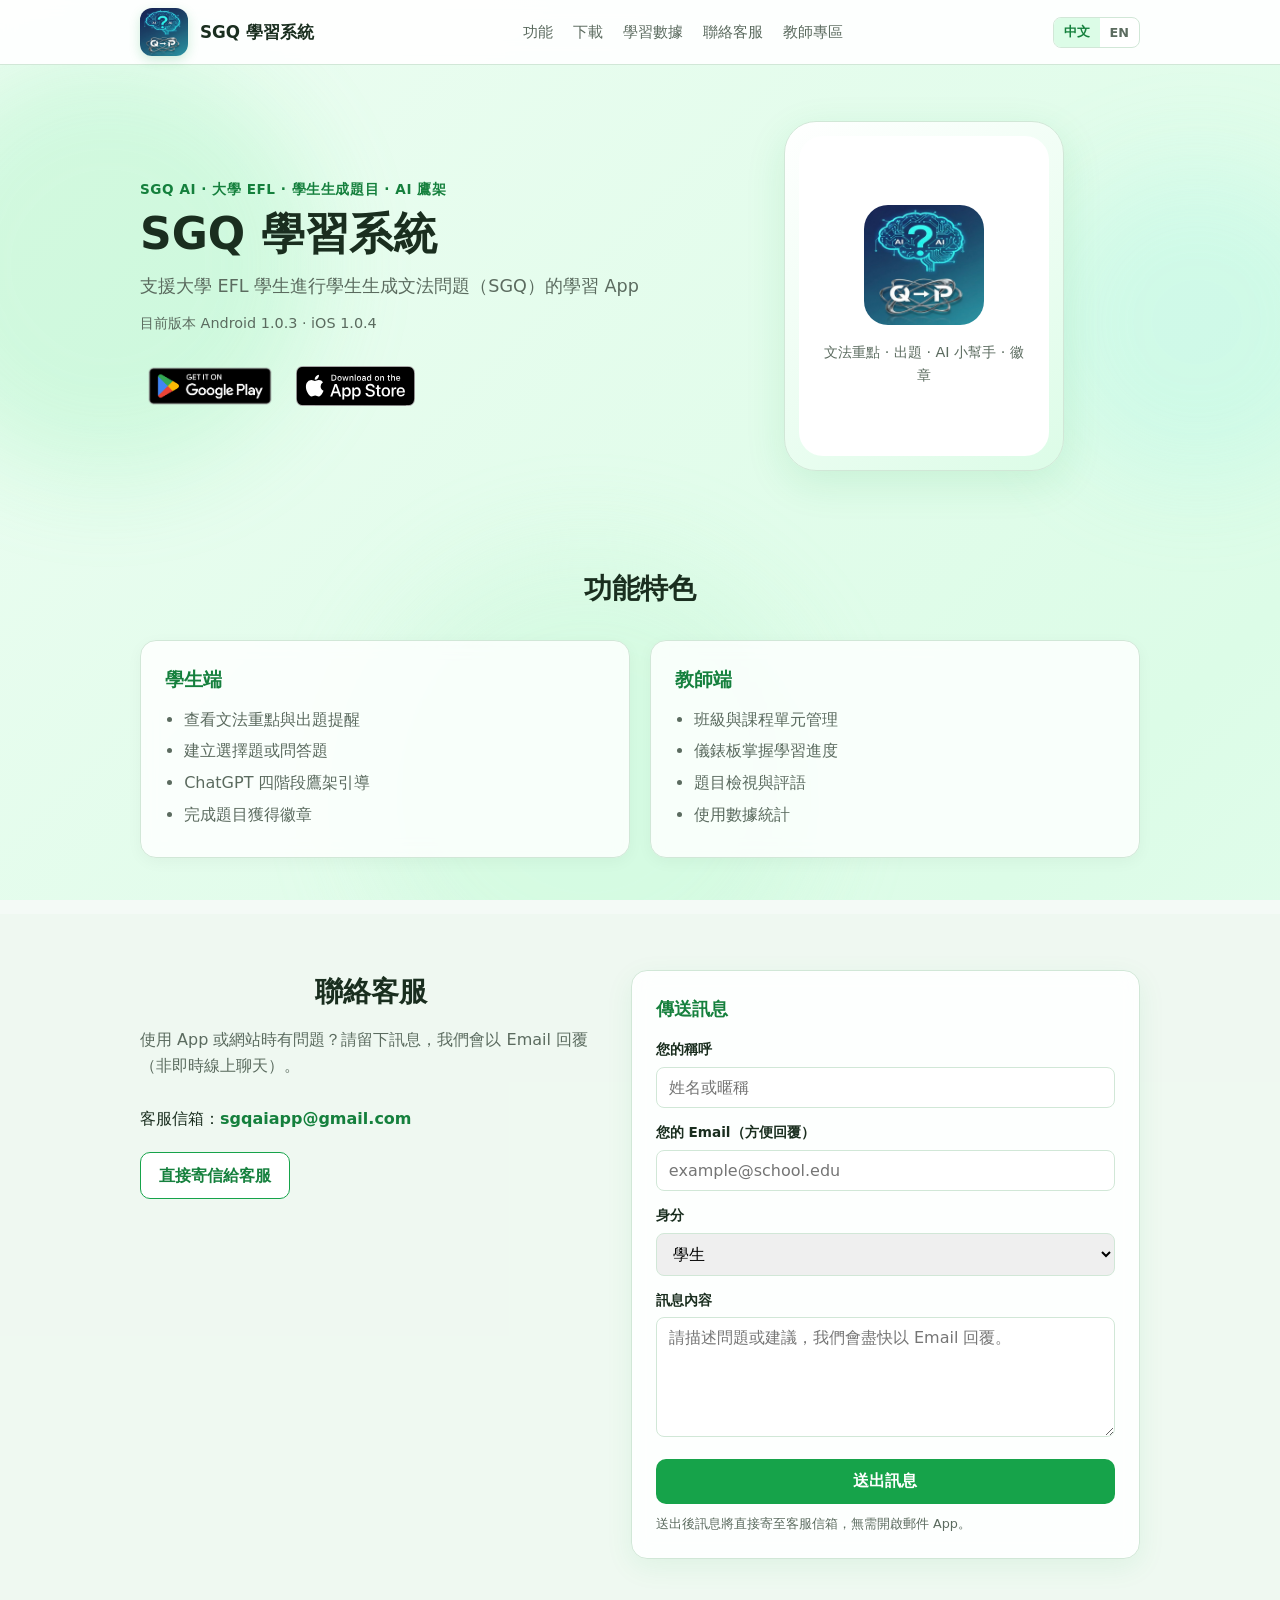
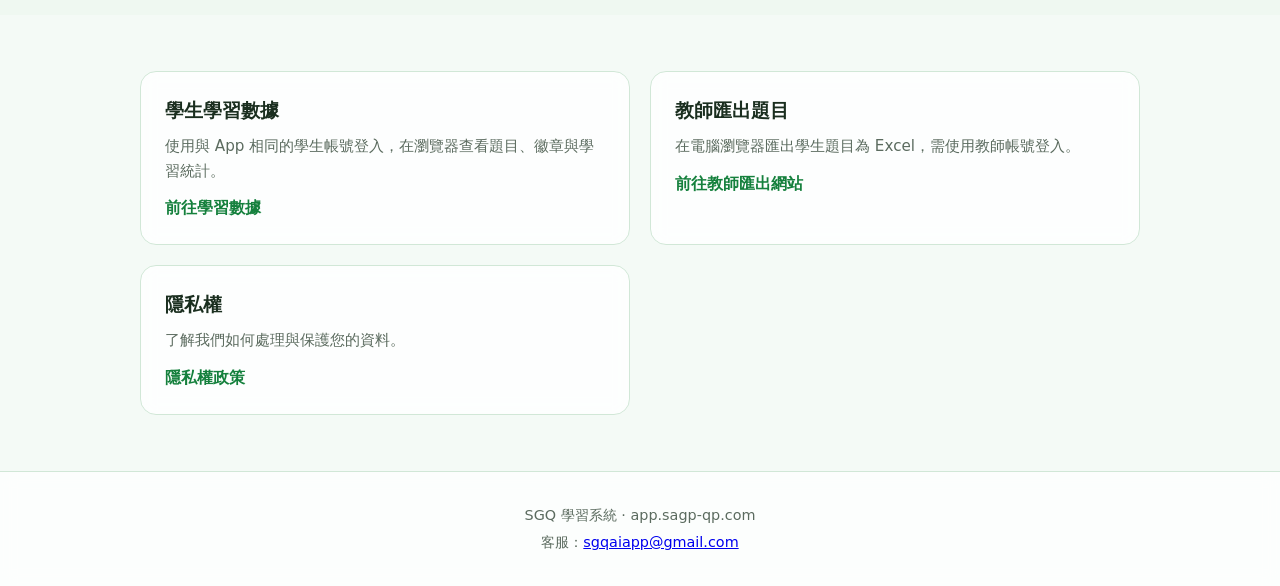
<file: web/app-landing/index.html>
<!DOCTYPE html>
<html lang="zh-Hant">
  <head>
    <meta charset="UTF-8" />
    <meta name="viewport" content="width=device-width, initial-scale=1" />
    <meta
      name="description"
      content="SGQ AI（SGQ 學習系統）— 支援大學 EFL 學生進行文法出題與 AI 鷹架式學習的教育 App。提供 Google Play、App Store 下載與教師匯出連結。"
    />
    <meta
      name="keywords"
      content="SGQ AI, SGQ, 學習系統, EFL, 文法出題, 教育 App, 大學英語"
    />
    <meta name="robots" content="index, follow" />
    <link rel="canonical" href="https://app.sagp-qp.com/" />
    <link rel="sitemap" type="application/xml" href="/sitemap.xml" />
    <title>SGQ AI | SGQ 學習系統 — 大學 EFL 文法出題 App</title>
    <meta property="og:type" content="website" />
    <meta property="og:url" content="https://app.sagp-qp.com/" />
    <meta property="og:title" content="SGQ AI | SGQ 學習系統" />
    <meta
      property="og:description"
      content="SGQ AI 官方介紹：學生文法出題、AI 鷹架學習、教師班級管理。下載 Android / iOS App。"
    />
    <meta property="og:image" content="https://app.sagp-qp.com/assets/sgq-logo.png" />
    <meta property="og:locale" content="zh_TW" />
    <link rel="icon" href="assets/sgq-logo.png" type="image/png" />
    <link rel="stylesheet" href="styles.css?v=20260602" />
    <script src="config.js?v=20260602"></script>
    <script src="i18n.js?v=20260602"></script>
  </head>
  <body data-page="index">
    <div class="page-bg" aria-hidden="true">
      <div class="page-bg-gradient"></div>
      <span class="page-bg-blob page-bg-blob-1"></span>
      <span class="page-bg-blob page-bg-blob-2"></span>
      <span class="page-bg-blob page-bg-blob-3"></span>
    </div>

    <header class="site-header">
      <div class="container header-inner">
        <a class="brand" href="#top">
          <img
            class="brand-logo"
            src="assets/sgq-logo.png"
            width="48"
            height="48"
            alt="SGQ"
          />
          <span id="header-app-name">SGQ 學習系統</span>
        </a>
        <nav class="header-nav">
          <a href="#features" data-i18n="nav.features">功能</a>
          <a href="#download" data-i18n="nav.download">下載</a>
          <a href="student.html" data-i18n="nav.student">學習數據</a>
          <a href="#support" data-i18n="nav.support">聯絡客服</a>
          <a href="#links" class="nav-teachers" data-i18n="nav.teachers">教師專區</a>
        </nav>
        <div class="header-lang" data-lang-switch></div>
      </div>
    </header>

    <main id="top">
      <section id="download" class="hero">
        <div class="container hero-grid">
          <div class="hero-copy">
            <p class="eyebrow" data-i18n="hero.eyebrow">SGQ AI · 大學 EFL · 學生生成題目 · AI 鷹架</p>
            <h1 id="hero-title">SGQ 學習系統</h1>
            <p id="hero-tagline" class="lead">
              支援大學 EFL 學生進行學生生成文法問題（SGQ）活動的教育應用程式。
            </p>
            <p class="version" id="version-label"></p>
            <div class="store-row" id="hero-stores"></div>
          </div>
          <div class="hero-visual">
            <div class="phone-frame">
              <div class="phone-screen">
                <img src="assets/sgq-logo.png" alt="" width="120" height="120" />
                <p data-i18n="hero.phoneHint">文法重點 · 出題 · AI 小幫手 · 徽章</p>
              </div>
            </div>
          </div>
        </div>
      </section>

      <section id="features" class="section">
        <div class="container">
          <h2 data-i18n="features.title">功能特色</h2>
          <div class="feature-grid">
            <article class="feature-card">
              <h3 data-i18n="features.student.title">學生端</h3>
              <ul>
                <li data-i18n="features.student.1">查看文法重點與出題提醒</li>
                <li data-i18n="features.student.2">建立選擇題或問答題</li>
                <li data-i18n="features.student.3">ChatGPT 四階段鷹架引導</li>
                <li data-i18n="features.student.4">完成題目獲得徽章</li>
              </ul>
            </article>
            <article class="feature-card">
              <h3 data-i18n="features.teacher.title">教師端</h3>
              <ul>
                <li data-i18n="features.teacher.1">班級與課程單元管理</li>
                <li data-i18n="features.teacher.2">儀錶板掌握學習進度</li>
                <li data-i18n="features.teacher.3">題目檢視與評語</li>
                <li data-i18n="features.teacher.4">使用數據統計</li>
              </ul>
            </article>
          </div>
        </div>
      </section>

      <section id="support" class="section section-alt">
        <div class="container support-layout">
          <div class="support-intro">
            <h2 data-i18n="support.title">聯絡客服</h2>
            <p class="section-desc support-desc" data-i18n="support.desc">
              使用 App 或網站時有問題？請留下訊息，我們會以 Email 回覆（非即時線上聊天）。
            </p>
            <p class="support-email-line">
              <span data-i18n="support.emailPrefix">客服信箱：</span><a id="support-email-link" class="text-link" href="#">sgqaiapp@gmail.com</a>
            </p>
            <a id="support-mailto-btn" class="btn-outline" href="#" data-i18n="support.mailtoBtn">直接寄信給客服</a>
          </div>
          <div class="support-panel">
            <h3 class="support-panel-title" data-i18n="support.panelTitle">傳送訊息</h3>
            <form id="support-form" class="support-form" novalidate>
              <label for="support-name" data-i18n="support.nameLabel">您的稱呼</label>
              <input id="support-name" type="text" required maxlength="80" data-i18n-placeholder="support.namePlaceholder" placeholder="姓名或暱稱" />
              <label for="support-user-email" data-i18n="support.emailLabel">您的 Email（方便回覆）</label>
              <input id="support-user-email" type="email" required maxlength="120" placeholder="example@school.edu" />
              <label for="support-role" data-i18n="support.roleLabel">身分</label>
              <select id="support-role" required>
                <option value="學生" data-i18n-option="support.role.student">學生</option>
                <option value="教師" data-i18n-option="support.role.teacher">教師</option>
                <option value="其他" data-i18n-option="support.role.other">其他</option>
              </select>
              <label for="support-message" data-i18n="support.messageLabel">訊息內容</label>
              <textarea
                id="support-message"
                required
                maxlength="2000"
                rows="5"
                data-i18n-placeholder="support.messagePlaceholder"
                placeholder="請描述問題或建議，我們會盡快以 Email 回覆。"
              ></textarea>
              <button type="submit" class="btn-primary" data-i18n="support.submit">送出訊息</button>
              <p class="form-hint" data-i18n="support.hint">送出後訊息將直接寄至客服信箱，無需開啟郵件 App。</p>
            </form>
          </div>
        </div>
      </section>

      <section id="links" class="section">
        <div class="container links-grid">
          <article class="link-card">
            <h3 data-i18n="links.student.title">學生學習數據</h3>
            <p data-i18n="links.student.desc">使用與 App 相同的學生帳號登入，在瀏覽器查看題目、徽章與學習統計。</p>
            <a class="text-link" href="student.html" data-i18n="links.student.cta">前往學習數據</a>
          </article>
          <article class="link-card">
            <h3 data-i18n="links.export.title">教師匯出題目</h3>
            <p id="export-card-desc" data-i18n="links.export.desc">在電腦瀏覽器匯出學生題目為 Excel，需使用教師帳號登入。</p>
            <a id="teacher-export-link" class="text-link" href="#" data-i18n="links.export.cta">前往教師匯出網站</a>
          </article>
          <article class="link-card" id="privacy-card">
            <h3 data-i18n="links.privacy.title">隱私權</h3>
            <p data-i18n="links.privacy.desc">了解我們如何處理與保護您的資料。</p>
            <a id="privacy-link" class="text-link" href="#" data-i18n="links.privacy.cta">隱私權政策</a>
          </article>
        </div>
      </section>
    </main>

    <footer class="site-footer">
      <div class="container footer-inner">
        <p><span id="footer-app-name">SGQ 學習系統</span> · <span id="footer-domain">app.sagp-qp.com</span></p>
        <p class="footer-meta" id="footer-support"></p>
      </div>
    </footer>

    <script src="app.js?v=20260602"></script>
  </body>
</html>
</file>
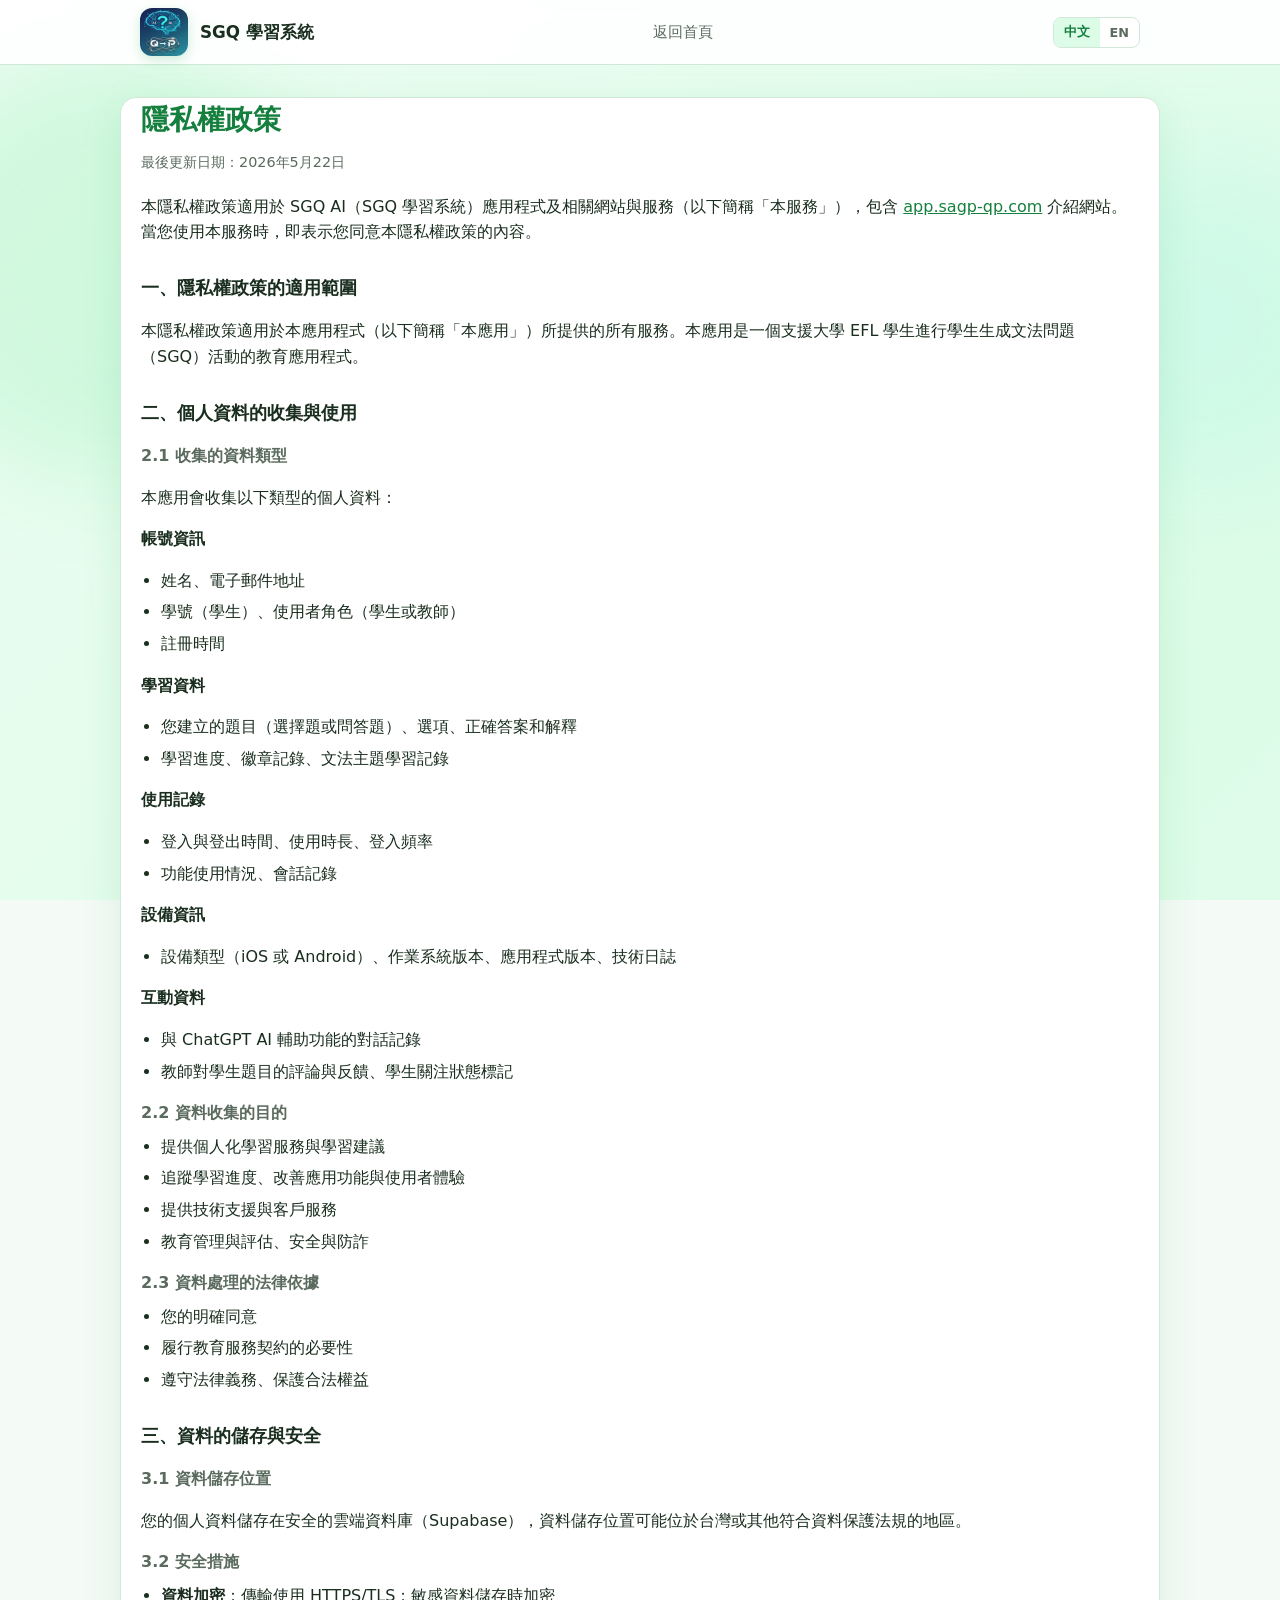
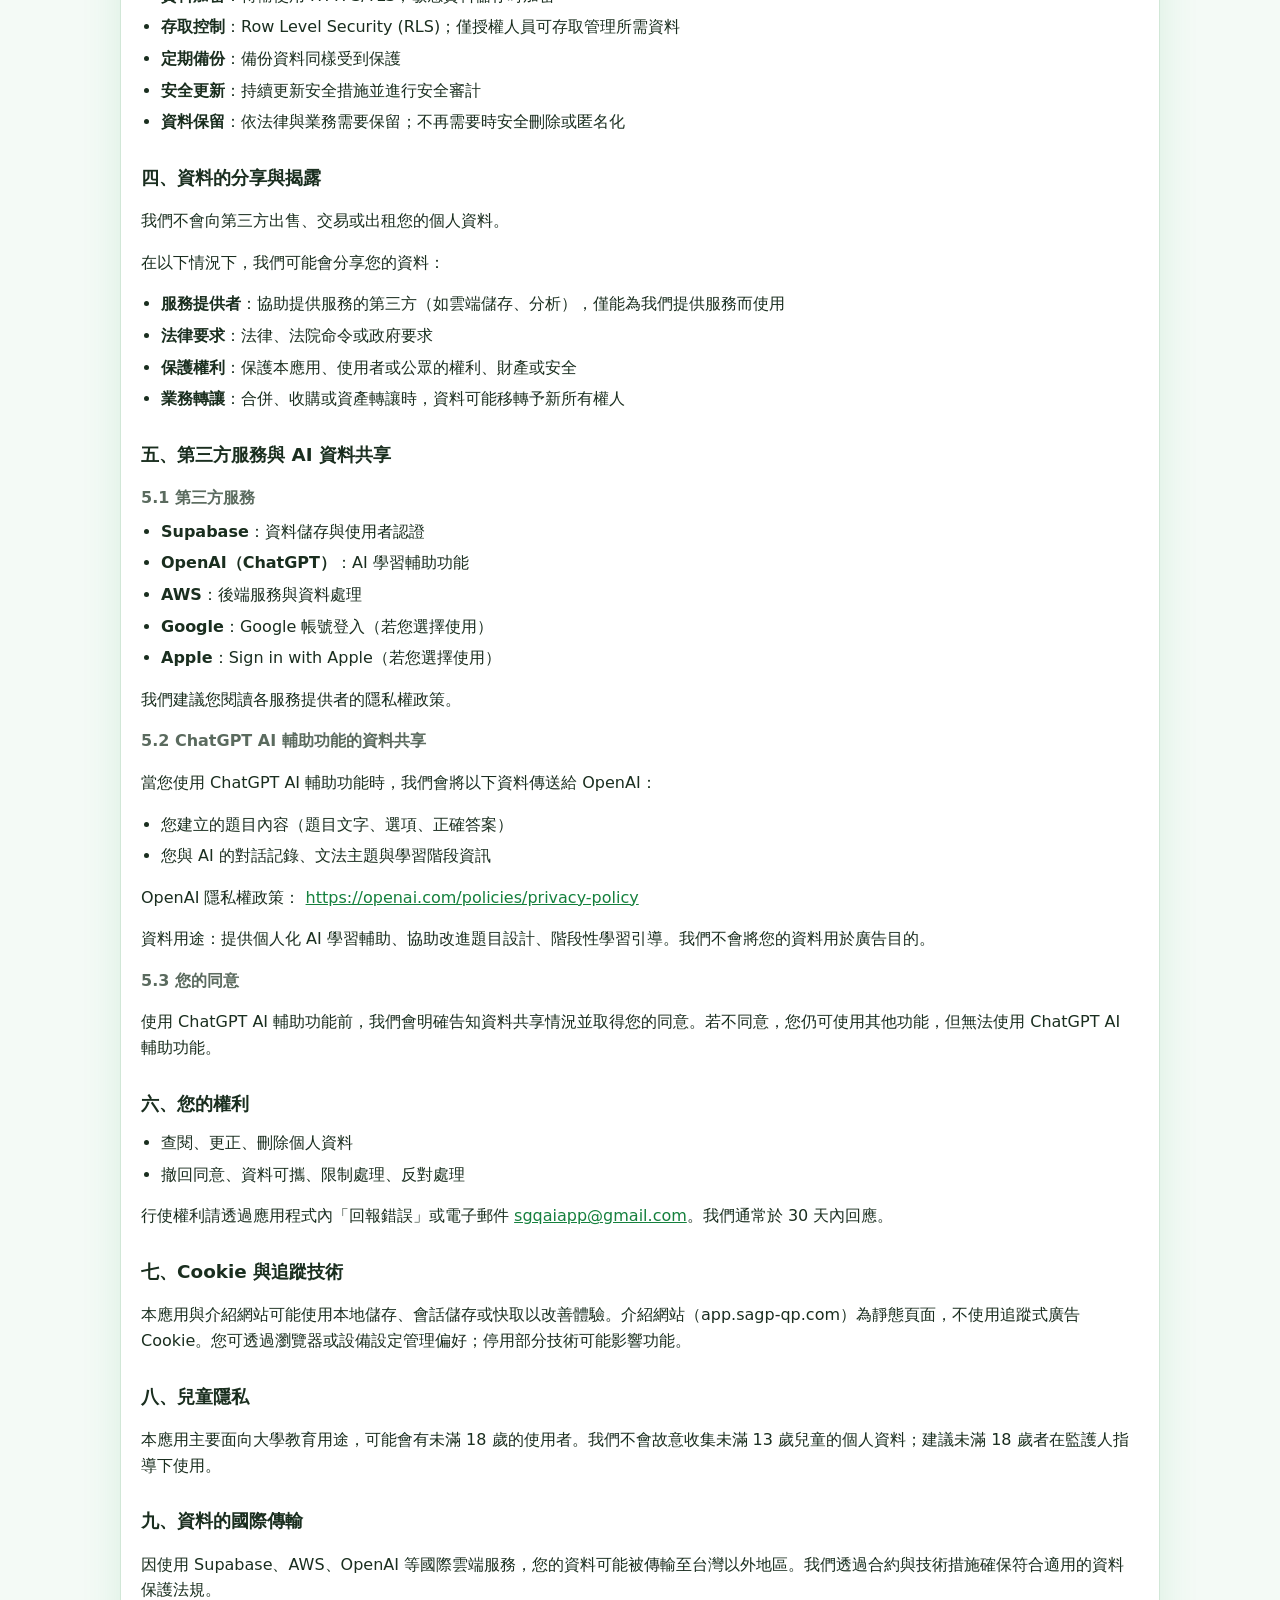
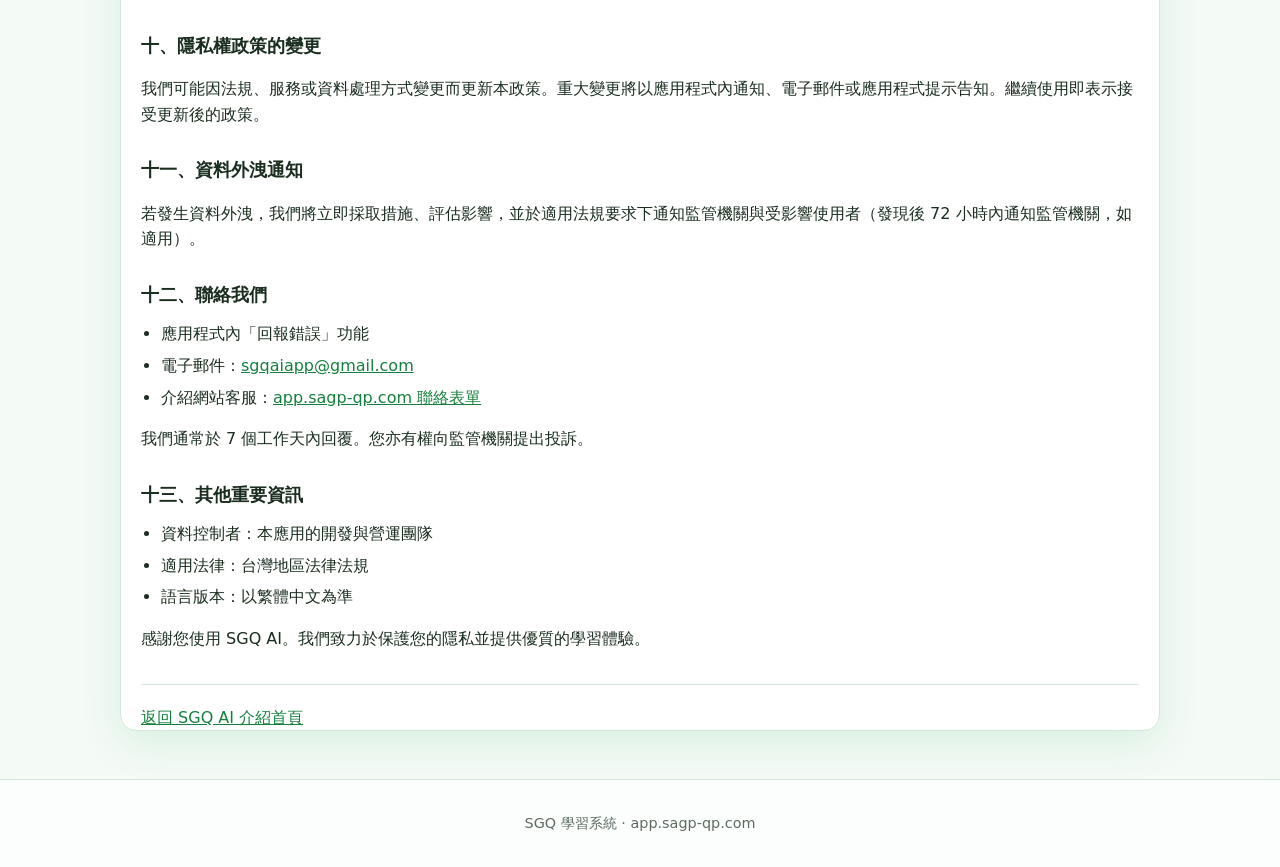
<file: web/app-landing/privacy.html>
<!DOCTYPE html>
<html lang="zh-Hant">
  <head>
    <meta charset="UTF-8" />
    <meta name="viewport" content="width=device-width, initial-scale=1" />
    <meta
      name="description"
      content="SGQ AI（SGQ 學習系統）隱私權政策 — 說明個人資料收集、ChatGPT 資料共享、您的權利與聯絡方式。"
    />
    <meta name="robots" content="index, follow" />
    <link rel="canonical" href="https://app.sagp-qp.com/privacy.html" />
    <title>隱私權政策 | SGQ AI</title>
    <link rel="icon" href="assets/sgq-logo.png" type="image/png" />
    <link rel="stylesheet" href="styles.css?v=20260528" />
    <script src="config.js?v=20260528"></script>
    <script src="i18n.js?v=20260528"></script>
  </head>
  <body data-page="privacy">
    <div class="page-bg" aria-hidden="true">
      <div class="page-bg-gradient"></div>
      <span class="page-bg-blob page-bg-blob-1"></span>
      <span class="page-bg-blob page-bg-blob-2"></span>
      <span class="page-bg-blob page-bg-blob-3"></span>
    </div>

    <header class="site-header">
      <div class="container header-inner">
        <a class="brand" href="/">
          <img class="brand-logo" src="assets/sgq-logo.png" width="48" height="48" alt="SGQ" />
          <span data-i18n="privacy.brand">SGQ 學習系統</span>
        </a>
        <nav class="header-nav">
          <a href="/" data-i18n="nav.privacyHome">返回首頁</a>
        </nav>
        <div class="header-lang" data-lang-switch></div>
      </div>
    </header>

    <main class="legal-page">
      <div class="container legal-container">
        <div class="legal-lang-en hidden">
          <h1>Privacy Policy (Summary)</h1>
          <p class="legal-updated">Last updated: May 22, 2026</p>
          <p class="legal-lead">
            This English page is a summary for international readers. The legally binding version is the
            Traditional Chinese policy below.
          </p>
          <section>
            <h2>Scope</h2>
            <p>
              This policy applies to the SGQ AI mobile app and related websites, including
              <a href="https://app.sagp-qp.com/">app.sagp-qp.com</a>.
            </p>
          </section>
          <section>
            <h2>Data we collect</h2>
            <p>
              Account details (name, email, student ID, role), learning content you create (questions, progress,
              badges), usage logs (sessions, duration), device information, and interactions with the ChatGPT
              assistant and teacher feedback.
            </p>
          </section>
          <section>
            <h2>How we use data</h2>
            <p>
              To provide learning features, class management, analytics, support, security, and service
              improvement. AI features may send prompts to OpenAI under their terms.
            </p>
          </section>
          <section>
            <h2>Sharing and storage</h2>
            <p>
              We use providers such as Supabase, AWS, and OpenAI. Data may be processed outside Taiwan with
              contractual and technical safeguards.
            </p>
          </section>
          <section>
            <h2>Your rights</h2>
            <p>
              You may request access, correction, or deletion of your data, subject to legal and educational
              record requirements. Contact us via the in-app report feature or
              <a href="mailto:sgqaiapp@gmail.com">sgqaiapp@gmail.com</a>.
            </p>
          </section>
          <section>
            <h2>Contact</h2>
            <p>
              Support form: <a href="/#support">app.sagp-qp.com contact</a>. We usually reply within 7 business
              days.
            </p>
          </section>
          <p class="legal-back"><a href="/">Back to SGQ AI home</a></p>
        </div>

        <div class="legal-lang-zh">
        <h1>隱私權政策</h1>
        <p class="legal-updated">最後更新日期：2026年5月22日</p>
        <p class="legal-lead">
          本隱私權政策適用於 SGQ AI（SGQ 學習系統）應用程式及相關網站與服務（以下簡稱「本服務」），包含
          <a href="https://app.sagp-qp.com/">app.sagp-qp.com</a> 介紹網站。當您使用本服務時，即表示您同意本隱私權政策的內容。
        </p>

        <section>
          <h2>一、隱私權政策的適用範圍</h2>
          <p>
            本隱私權政策適用於本應用程式（以下簡稱「本應用」）所提供的所有服務。本應用是一個支援大學 EFL 學生進行學生生成文法問題（SGQ）活動的教育應用程式。
          </p>
        </section>

        <section>
          <h2>二、個人資料的收集與使用</h2>
          <h3>2.1 收集的資料類型</h3>
          <p>本應用會收集以下類型的個人資料：</p>
          <p><strong>帳號資訊</strong></p>
          <ul>
            <li>姓名、電子郵件地址</li>
            <li>學號（學生）、使用者角色（學生或教師）</li>
            <li>註冊時間</li>
          </ul>
          <p><strong>學習資料</strong></p>
          <ul>
            <li>您建立的題目（選擇題或問答題）、選項、正確答案和解釋</li>
            <li>學習進度、徽章記錄、文法主題學習記錄</li>
          </ul>
          <p><strong>使用記錄</strong></p>
          <ul>
            <li>登入與登出時間、使用時長、登入頻率</li>
            <li>功能使用情況、會話記錄</li>
          </ul>
          <p><strong>設備資訊</strong></p>
          <ul>
            <li>設備類型（iOS 或 Android）、作業系統版本、應用程式版本、技術日誌</li>
          </ul>
          <p><strong>互動資料</strong></p>
          <ul>
            <li>與 ChatGPT AI 輔助功能的對話記錄</li>
            <li>教師對學生題目的評論與反饋、學生關注狀態標記</li>
          </ul>
          <h3>2.2 資料收集的目的</h3>
          <ul>
            <li>提供個人化學習服務與學習建議</li>
            <li>追蹤學習進度、改善應用功能與使用者體驗</li>
            <li>提供技術支援與客戶服務</li>
            <li>教育管理與評估、安全與防詐</li>
          </ul>
          <h3>2.3 資料處理的法律依據</h3>
          <ul>
            <li>您的明確同意</li>
            <li>履行教育服務契約的必要性</li>
            <li>遵守法律義務、保護合法權益</li>
          </ul>
        </section>

        <section>
          <h2>三、資料的儲存與安全</h2>
          <h3>3.1 資料儲存位置</h3>
          <p>
            您的個人資料儲存在安全的雲端資料庫（Supabase），資料儲存位置可能位於台灣或其他符合資料保護法規的地區。
          </p>
          <h3>3.2 安全措施</h3>
          <ul>
            <li><strong>資料加密</strong>：傳輸使用 HTTPS/TLS；敏感資料儲存時加密</li>
            <li><strong>存取控制</strong>：Row Level Security (RLS)；僅授權人員可存取管理所需資料</li>
            <li><strong>定期備份</strong>：備份資料同樣受到保護</li>
            <li><strong>安全更新</strong>：持續更新安全措施並進行安全審計</li>
            <li><strong>資料保留</strong>：依法律與業務需要保留；不再需要時安全刪除或匿名化</li>
          </ul>
        </section>

        <section>
          <h2>四、資料的分享與揭露</h2>
          <p>我們不會向第三方出售、交易或出租您的個人資料。</p>
          <p>在以下情況下，我們可能會分享您的資料：</p>
          <ul>
            <li><strong>服務提供者</strong>：協助提供服務的第三方（如雲端儲存、分析），僅能為我們提供服務而使用</li>
            <li><strong>法律要求</strong>：法律、法院命令或政府要求</li>
            <li><strong>保護權利</strong>：保護本應用、使用者或公眾的權利、財產或安全</li>
            <li><strong>業務轉讓</strong>：合併、收購或資產轉讓時，資料可能移轉予新所有權人</li>
          </ul>
        </section>

        <section>
          <h2>五、第三方服務與 AI 資料共享</h2>
          <h3>5.1 第三方服務</h3>
          <ul>
            <li><strong>Supabase</strong>：資料儲存與使用者認證</li>
            <li><strong>OpenAI（ChatGPT）</strong>：AI 學習輔助功能</li>
            <li><strong>AWS</strong>：後端服務與資料處理</li>
            <li><strong>Google</strong>：Google 帳號登入（若您選擇使用）</li>
            <li><strong>Apple</strong>：Sign in with Apple（若您選擇使用）</li>
          </ul>
          <p>我們建議您閱讀各服務提供者的隱私權政策。</p>
          <h3>5.2 ChatGPT AI 輔助功能的資料共享</h3>
          <p>當您使用 ChatGPT AI 輔助功能時，我們會將以下資料傳送給 OpenAI：</p>
          <ul>
            <li>您建立的題目內容（題目文字、選項、正確答案）</li>
            <li>您與 AI 的對話記錄、文法主題與學習階段資訊</li>
          </ul>
          <p>
            OpenAI 隱私權政策：
            <a href="https://openai.com/policies/privacy-policy" rel="noopener noreferrer" target="_blank"
              >https://openai.com/policies/privacy-policy</a
            >
          </p>
          <p>資料用途：提供個人化 AI 學習輔助、協助改進題目設計、階段性學習引導。我們不會將您的資料用於廣告目的。</p>
          <h3>5.3 您的同意</h3>
          <p>
            使用 ChatGPT AI 輔助功能前，我們會明確告知資料共享情況並取得您的同意。若不同意，您仍可使用其他功能，但無法使用 ChatGPT AI 輔助功能。
          </p>
        </section>

        <section>
          <h2>六、您的權利</h2>
          <ul>
            <li>查閱、更正、刪除個人資料</li>
            <li>撤回同意、資料可攜、限制處理、反對處理</li>
          </ul>
          <p>行使權利請透過應用程式內「回報錯誤」或電子郵件 <a href="mailto:sgqaiapp@gmail.com">sgqaiapp@gmail.com</a>。我們通常於 30 天內回應。</p>
        </section>

        <section>
          <h2>七、Cookie 與追蹤技術</h2>
          <p>
            本應用與介紹網站可能使用本地儲存、會話儲存或快取以改善體驗。介紹網站（app.sagp-qp.com）為靜態頁面，不使用追蹤式廣告 Cookie。您可透過瀏覽器或設備設定管理偏好；停用部分技術可能影響功能。
          </p>
        </section>

        <section>
          <h2>八、兒童隱私</h2>
          <p>
            本應用主要面向大學教育用途，可能會有未滿 18 歲的使用者。我們不會故意收集未滿 13 歲兒童的個人資料；建議未滿 18 歲者在監護人指導下使用。
          </p>
        </section>

        <section>
          <h2>九、資料的國際傳輸</h2>
          <p>
            因使用 Supabase、AWS、OpenAI 等國際雲端服務，您的資料可能被傳輸至台灣以外地區。我們透過合約與技術措施確保符合適用的資料保護法規。
          </p>
        </section>

        <section>
          <h2>十、隱私權政策的變更</h2>
          <p>我們可能因法規、服務或資料處理方式變更而更新本政策。重大變更將以應用程式內通知、電子郵件或應用程式提示告知。繼續使用即表示接受更新後的政策。</p>
        </section>

        <section>
          <h2>十一、資料外洩通知</h2>
          <p>若發生資料外洩，我們將立即採取措施、評估影響，並於適用法規要求下通知監管機關與受影響使用者（發現後 72 小時內通知監管機關，如適用）。</p>
        </section>

        <section>
          <h2>十二、聯絡我們</h2>
          <ul>
            <li>應用程式內「回報錯誤」功能</li>
            <li>電子郵件：<a href="mailto:sgqaiapp@gmail.com">sgqaiapp@gmail.com</a></li>
            <li>介紹網站客服：<a href="/#support">app.sagp-qp.com 聯絡表單</a></li>
          </ul>
          <p>我們通常於 7 個工作天內回覆。您亦有權向監管機關提出投訴。</p>
        </section>

        <section>
          <h2>十三、其他重要資訊</h2>
          <ul>
            <li>資料控制者：本應用的開發與營運團隊</li>
            <li>適用法律：台灣地區法律法規</li>
            <li>語言版本：以繁體中文為準</li>
          </ul>
          <p>感謝您使用 SGQ AI。我們致力於保護您的隱私並提供優質的學習體驗。</p>
        </section>

        <p class="legal-back"><a href="/">返回 SGQ AI 介紹首頁</a></p>
        </div>
      </div>
    </main>

    <footer class="site-footer">
      <div class="container footer-inner">
        <p>SGQ 學習系統 · app.sagp-qp.com</p>
      </div>
    </footer>
  </body>
</html>
</file>
<file: web/app-landing/styles.css>
:root {
  --bg: #f4faf6;
  --bg-alt: #e8f5ec;
  --card: #ffffff;
  --text: #1a2e1f;
  --muted: #5b6b5f;
  --green: #16a34a;
  --green-dark: #15803d;
  --green-light: #dcfce7;
  --border: #d1e7d7;
  --shadow: 0 12px 40px rgba(22, 163, 74, 0.12);
}

* {
  box-sizing: border-box;
}

html {
  scroll-behavior: smooth;
}

body {
  margin: 0;
  font-family: 'Segoe UI', system-ui, -apple-system, sans-serif;
  background: var(--bg);
  color: var(--text);
  line-height: 1.6;
  position: relative;
  min-height: 100vh;
}

/* 動態背景（風格對齊 App 登入頁） */
.page-bg {
  position: fixed;
  inset: 0;
  z-index: 0;
  overflow: hidden;
  pointer-events: none;
}

.page-bg-gradient {
  position: absolute;
  inset: -20%;
  background: linear-gradient(
    135deg,
    #f0fdf4 0%,
    #dcfce7 38%,
    #ecfdf5 62%,
    #ffffff 100%
  );
  background-size: 200% 200%;
  animation: bg-gradient-shift 14s ease-in-out infinite;
}

.page-bg-blob {
  position: absolute;
  border-radius: 50%;
  filter: blur(48px);
  opacity: 0.55;
  will-change: transform;
}

.page-bg-blob-1 {
  width: min(52vw, 420px);
  height: min(52vw, 420px);
  left: -8%;
  top: 6%;
  background: rgba(134, 239, 172, 0.45);
  animation: blob-float-1 18s ease-in-out infinite;
}

.page-bg-blob-2 {
  width: min(40vw, 320px);
  height: min(40vw, 320px);
  right: -6%;
  top: 18%;
  background: rgba(153, 246, 228, 0.4);
  animation: blob-float-2 22s ease-in-out infinite;
}

.page-bg-blob-3 {
  width: min(56vw, 460px);
  height: min(56vw, 460px);
  left: 28%;
  bottom: -12%;
  background: rgba(187, 247, 208, 0.5);
  animation: blob-float-3 20s ease-in-out infinite;
}

@keyframes bg-gradient-shift {
  0%,
  100% {
    background-position: 0% 40%;
  }
  50% {
    background-position: 100% 60%;
  }
}

@keyframes blob-float-1 {
  0%,
  100% {
    transform: translate(0, 0) scale(1);
  }
  50% {
    transform: translate(6vw, 4vh) scale(1.06);
  }
}

@keyframes blob-float-2 {
  0%,
  100% {
    transform: translate(0, 0) scale(1);
  }
  50% {
    transform: translate(-5vw, 6vh) scale(1.08);
  }
}

@keyframes blob-float-3 {
  0%,
  100% {
    transform: translate(0, 0) scale(1);
  }
  50% {
    transform: translate(-4vw, -5vh) scale(1.05);
  }
}

@media (prefers-reduced-motion: reduce) {
  .page-bg-gradient,
  .page-bg-blob {
    animation: none;
  }
}

/* 隱私權政策等法律頁面 */
.legal-page {
  padding: 32px 0 48px;
}

.legal-container {
  max-width: 720px;
  background: var(--card);
  border: 1px solid var(--border);
  border-radius: 16px;
  padding: 28px 32px 36px;
  box-shadow: var(--shadow);
}

.legal-container h1 {
  margin: 0 0 8px;
  font-size: 1.75rem;
  color: var(--green-dark);
}

.legal-updated {
  margin: 0 0 20px;
  font-size: 0.9rem;
  color: var(--muted);
}

.legal-lead {
  margin: 0 0 28px;
}

.legal-container section {
  margin-bottom: 28px;
}

.legal-container h2 {
  margin: 0 0 12px;
  font-size: 1.15rem;
  color: var(--text);
}

.legal-container h3 {
  margin: 16px 0 8px;
  font-size: 1rem;
  color: var(--muted);
}

.legal-container ul {
  margin: 8px 0 12px;
  padding-left: 1.25em;
}

.legal-container li {
  margin-bottom: 6px;
}

.legal-container a {
  color: var(--green-dark);
}

.legal-back {
  margin: 32px 0 0;
  padding-top: 20px;
  border-top: 1px solid var(--border);
}

@media (max-width: 600px) {
  .legal-container {
    padding: 20px 18px 28px;
  }
}

.site-header,
main,
.site-footer {
  position: relative;
  z-index: 1;
}

.container {
  max-width: 1040px;
  margin: 0 auto;
  padding: 0 20px;
}

.site-header {
  position: sticky;
  top: 0;
  z-index: 10;
  background: rgba(255, 255, 255, 0.92);
  backdrop-filter: blur(10px);
  border-bottom: 1px solid var(--border);
}

.header-inner {
  display: flex;
  align-items: center;
  justify-content: space-between;
  min-height: 64px;
  gap: 16px;
}

.brand {
  display: flex;
  align-items: center;
  gap: 12px;
  text-decoration: none;
  color: var(--text);
  font-weight: 700;
  font-size: 1.05rem;
}

.brand-logo {
  border-radius: 12px;
  box-shadow: 0 4px 12px rgba(22, 163, 74, 0.2);
}

.header-nav {
  display: flex;
  gap: 20px;
  flex-wrap: wrap;
}

.header-nav a {
  color: var(--muted);
  text-decoration: none;
  font-size: 0.95rem;
  font-weight: 500;
}

.header-nav a:hover {
  color: var(--green-dark);
}

.hero {
  padding: 56px 0 40px;
  background: transparent;
}

.hero-grid {
  display: grid;
  grid-template-columns: 1.1fr 0.9fr;
  gap: 40px;
  align-items: center;
}

.eyebrow {
  margin: 0 0 8px;
  font-size: 0.85rem;
  font-weight: 600;
  color: var(--green-dark);
  letter-spacing: 0.04em;
}

.hero h1 {
  margin: 0 0 12px;
  font-size: clamp(2rem, 5vw, 2.75rem);
  line-height: 1.15;
}

.lead {
  margin: 0 0 12px;
  font-size: 1.1rem;
  color: var(--muted);
  max-width: 36em;
}

.version {
  margin: 0 0 24px;
  font-size: 0.9rem;
  color: var(--muted);
}

.store-row {
  display: flex;
  flex-wrap: wrap;
  gap: 16px;
  align-items: center;
}

/* 官方圖檔留白不同，改以「徽章黑底高度」對齊，而非同一外框 */
.store-badge-link {
  display: inline-flex;
  align-items: center;
  justify-content: center;
  flex-shrink: 0;
  line-height: 0;
  border-radius: 8px;
  transition: transform 0.15s ease, opacity 0.15s ease;
}

.store-badge-link:hover {
  transform: translateY(-2px);
  opacity: 0.92;
}

.store-badge-link:focus-visible {
  outline: 2px solid var(--green);
  outline-offset: 3px;
}

.store-badge-disabled {
  opacity: 0.42;
  filter: grayscale(1);
  pointer-events: none;
  cursor: not-allowed;
}

.store-badge-img {
  display: block;
  width: auto;
  max-width: none;
}

/* Google PNG 內邊距較大，需略放大；App Store SVG 較貼邊，略縮小 */
.store-badge-img--google {
  height: 54px;
}

.store-badge-img--apple {
  height: 40px;
}

@media (max-width: 480px) {
  .store-badge-img--google {
    height: 48px;
  }

  .store-badge-img--apple {
    height: 36px;
  }
}

.phone-frame {
  margin: 0 auto;
  max-width: 280px;
  padding: 14px;
  border-radius: 32px;
  background: linear-gradient(145deg, #fff, var(--green-light));
  box-shadow: var(--shadow);
  border: 1px solid var(--border);
}

.phone-screen {
  border-radius: 24px;
  background: #fff;
  padding: 40px 24px;
  text-align: center;
  min-height: 320px;
  display: flex;
  flex-direction: column;
  align-items: center;
  justify-content: center;
  gap: 16px;
}

.phone-screen img {
  border-radius: 24px;
}

.phone-screen p {
  margin: 0;
  font-size: 0.9rem;
  color: var(--muted);
}

.section {
  padding: 56px 0;
}

.section-alt {
  background: rgba(232, 245, 236, 0.45);
}

.section h2 {
  margin: 0 0 12px;
  font-size: 1.75rem;
  text-align: center;
}

.section-desc {
  text-align: center;
  color: var(--muted);
  margin: 0 auto 28px;
  max-width: 32em;
}

.feature-grid {
  display: grid;
  grid-template-columns: repeat(2, 1fr);
  gap: 20px;
  margin-top: 28px;
}

.feature-card {
  background: rgba(255, 255, 255, 0.82);
  backdrop-filter: blur(8px);
  border: 1px solid var(--border);
  border-radius: 16px;
  padding: 24px;
  box-shadow: 0 4px 16px rgba(0, 0, 0, 0.04);
}

.feature-card h3 {
  margin: 0 0 12px;
  color: var(--green-dark);
}

.feature-card ul {
  margin: 0;
  padding-left: 1.2em;
  color: var(--muted);
}

.feature-card li {
  margin-bottom: 6px;
}

.support-layout {
  display: grid;
  grid-template-columns: 1fr 1.1fr;
  gap: 28px;
  align-items: start;
}

.support-desc {
  text-align: left;
  margin-left: 0;
  margin-right: 0;
}

.support-email-line {
  margin: 16px 0 20px;
  font-size: 1rem;
}

.support-panel {
  background: rgba(255, 255, 255, 0.88);
  backdrop-filter: blur(10px);
  border: 1px solid var(--border);
  border-radius: 16px;
  padding: 24px;
  box-shadow: 0 8px 28px rgba(22, 163, 74, 0.08);
}

.support-panel-title {
  margin: 0 0 16px;
  font-size: 1.1rem;
  color: var(--green-dark);
}

.support-form label {
  display: block;
  font-size: 0.85rem;
  font-weight: 600;
  margin-bottom: 6px;
}

.support-form input,
.support-form select,
.support-form textarea {
  width: 100%;
  padding: 10px 12px;
  border: 1px solid var(--border);
  border-radius: 8px;
  font-size: 1rem;
  font-family: inherit;
  margin-bottom: 14px;
}

.support-form textarea {
  resize: vertical;
  min-height: 120px;
}

.btn-primary {
  display: inline-block;
  width: 100%;
  padding: 12px 16px;
  border: none;
  border-radius: 10px;
  background: var(--green);
  color: #fff;
  font-size: 1rem;
  font-weight: 600;
  cursor: pointer;
}

.btn-primary:hover {
  background: var(--green-dark);
}

.btn-outline {
  display: inline-block;
  padding: 10px 18px;
  border-radius: 10px;
  border: 1px solid var(--green);
  color: var(--green-dark);
  text-decoration: none;
  font-weight: 600;
  background: #fff;
}

.btn-outline:hover {
  background: var(--green-light);
}

.form-hint {
  margin: 10px 0 0;
  font-size: 0.8rem;
  color: var(--muted);
}

.links-grid {
  display: grid;
  grid-template-columns: repeat(2, 1fr);
  gap: 20px;
}

.link-card {
  background: rgba(255, 255, 255, 0.82);
  backdrop-filter: blur(8px);
  border: 1px solid var(--border);
  border-radius: 16px;
  padding: 24px;
}

.link-card h3 {
  margin: 0 0 8px;
}

.link-card p {
  margin: 0 0 12px;
  color: var(--muted);
  font-size: 0.95rem;
}

.text-link {
  color: var(--green-dark);
  font-weight: 600;
  text-decoration: none;
}

.text-link:hover {
  text-decoration: underline;
}

.site-footer {
  padding: 28px 0;
  border-top: 1px solid var(--border);
  background: rgba(255, 255, 255, 0.75);
  backdrop-filter: blur(8px);
  text-align: center;
  color: var(--muted);
  font-size: 0.9rem;
}

.footer-inner p {
  margin: 4px 0;
}

.hidden {
  display: none !important;
}

@media (max-width: 800px) {
  .hero-grid,
  .feature-grid,
  .links-grid,
  .support-layout {
    grid-template-columns: 1fr;
  }

  .header-nav {
    display: none;
  }

  .hero {
    padding-top: 32px;
  }

  .hero-visual {
    order: -1;
  }
}

/* 學生學習數據頁、狀態訊息 */
.status {
  margin-top: 16px;
  padding: 12px 14px;
  border-radius: 8px;
  font-size: 0.9rem;
}

.status.info {
  background: #eef2ff;
  color: #3730a3;
}

.status.error {
  background: #fef2f2;
  color: #dc2626;
}

.status.success {
  background: #ecfdf5;
  color: #047857;
}

.portal-page {
  padding: 32px 0 56px;
  min-height: calc(100vh - 120px);
}

.page-student .portal-container--auth {
  max-width: 440px;
  margin-left: auto;
  margin-right: auto;
}

.portal-container {
  max-width: 920px;
  margin-left: auto;
  margin-right: auto;
}

.portal-card {
  background: rgba(255, 255, 255, 0.94);
  backdrop-filter: blur(12px);
  border: 1px solid var(--border);
  border-radius: 20px;
  padding: 32px;
  box-shadow: var(--shadow);
}

.portal-card-login {
  padding: 28px 28px 24px;
}

.portal-login-header {
  display: flex;
  align-items: flex-start;
  gap: 16px;
  margin-bottom: 24px;
  padding-bottom: 20px;
  border-bottom: 1px solid var(--border);
}

.portal-login-logo {
  flex-shrink: 0;
  width: 56px;
  height: 56px;
  border-radius: 14px;
  object-fit: cover;
  box-shadow: 0 4px 12px rgba(22, 163, 74, 0.2);
}

.portal-card h1 {
  margin: 0 0 6px;
  font-size: 1.45rem;
  color: var(--green-dark);
  line-height: 1.3;
}

.portal-lead {
  margin: 0;
  color: var(--muted);
  font-size: 0.92rem;
  line-height: 1.55;
}

.portal-form {
  display: flex;
  flex-direction: column;
  gap: 0;
}

.portal-form .portal-field {
  display: block;
  margin-bottom: 18px;
}

.portal-form label {
  display: block;
  font-size: 0.85rem;
  font-weight: 600;
  margin-bottom: 8px;
  color: var(--text);
}

.portal-form input {
  display: block;
  width: 100%;
  box-sizing: border-box;
  padding: 12px 14px;
  border: 1px solid var(--border);
  border-radius: 10px;
  font-size: 1rem;
  font-family: inherit;
  background: #fff;
  color: var(--text);
  transition: border-color 0.15s ease, box-shadow 0.15s ease;
}

.portal-form input::placeholder {
  color: #9ca3af;
}

.portal-form input:hover {
  border-color: #b8d4c0;
}

.portal-form input:focus {
  outline: none;
  border-color: var(--green);
  box-shadow: 0 0 0 3px rgba(22, 163, 74, 0.18);
}

.portal-form .btn-primary,
.portal-form .btn-primary-lg {
  display: block;
  width: 100%;
  margin-top: 4px;
  padding: 14px 16px;
  font-size: 1.05rem;
  border-radius: 12px;
  box-shadow: 0 4px 14px rgba(22, 163, 74, 0.25);
}

.portal-form .btn-primary:hover {
  box-shadow: 0 6px 18px rgba(22, 163, 74, 0.3);
}

.portal-note {
  margin: 20px 0 0;
  padding-top: 18px;
  border-top: 1px solid var(--border);
  font-size: 0.88rem;
  color: var(--muted);
  text-align: center;
  line-height: 1.5;
}

.page-student .portal-note .text-link {
  font-weight: 600;
}

.portal-user-bar {
  display: flex;
  justify-content: space-between;
  align-items: flex-start;
  gap: 16px;
  flex-wrap: wrap;
  margin-bottom: 24px;
  padding-bottom: 20px;
  border-bottom: 1px solid var(--border);
}

.portal-greeting {
  margin: 0 0 4px;
  font-size: 1.1rem;
}

.portal-meta {
  margin: 0;
  font-size: 0.9rem;
  color: var(--muted);
}

.portal-section-title {
  margin: 28px 0 12px;
  font-size: 1.05rem;
  color: var(--green-dark);
}

.stats-grid {
  display: grid;
  grid-template-columns: repeat(auto-fit, minmax(140px, 1fr));
  gap: 12px;
}

.stat-card {
  background: var(--green-light);
  border-radius: 12px;
  padding: 16px;
  text-align: center;
}

.stat-label {
  margin: 0 0 6px;
  font-size: 0.8rem;
  color: var(--muted);
}

.stat-value {
  margin: 0;
  font-size: 1.35rem;
  font-weight: 700;
  color: var(--green-dark);
}

.stage-bars {
  display: flex;
  flex-direction: column;
  gap: 10px;
}

.stage-row {
  display: grid;
  grid-template-columns: 72px 1fr 36px;
  align-items: center;
  gap: 10px;
  font-size: 0.9rem;
}

.stage-track {
  height: 10px;
  background: var(--bg-alt);
  border-radius: 6px;
  overflow: hidden;
}

.stage-fill {
  height: 100%;
  background: var(--green);
  border-radius: 6px;
  min-width: 2px;
}

.table-wrap {
  overflow-x: auto;
}

.data-table {
  width: 100%;
  border-collapse: collapse;
  font-size: 0.9rem;
}

.data-table th,
.data-table td {
  padding: 10px 12px;
  border-bottom: 1px solid var(--border);
  text-align: left;
}

.data-table th {
  background: var(--bg-alt);
  font-weight: 600;
}

.badges-list {
  margin: 0;
  padding: 0;
  list-style: none;
}

.badges-list li {
  padding: 12px 0;
  border-bottom: 1px solid var(--border);
}

.badge-desc {
  display: block;
  font-size: 0.85rem;
  color: var(--muted);
  margin-top: 4px;
}

.badge-time {
  display: block;
  font-size: 0.8rem;
  color: var(--muted);
  margin-top: 4px;
}

.portal-empty {
  color: var(--muted);
  font-size: 0.9rem;
}

.page-student #dashboard-section.portal-card {
  padding: 28px 24px 32px;
}

@media (max-width: 600px) {
  .portal-card,
  .portal-card-login {
    padding: 22px 18px;
  }

  .portal-login-header {
    flex-direction: column;
    align-items: center;
    text-align: center;
  }

  .portal-page {
    padding: 20px 0 40px;
  }
}

/* Language switch */
.header-lang {
  flex-shrink: 0;
}

.lang-switch {
  display: inline-flex;
  border: 1px solid var(--border);
  border-radius: 8px;
  overflow: hidden;
  background: var(--card);
}

.lang-switch-btn {
  border: none;
  background: transparent;
  color: var(--muted);
  font-size: 0.8rem;
  font-weight: 600;
  padding: 6px 10px;
  cursor: pointer;
  font-family: inherit;
}

.lang-switch-btn:hover {
  color: var(--green-dark);
}

.lang-switch-btn.is-active {
  background: var(--green-light);
  color: var(--green-dark);
}

/* Google reCAPTCHA */
.recaptcha-section-label {
  display: block;
  font-weight: 600;
  font-size: 0.95rem;
  margin: 12px 0 8px;
  color: var(--text);
}

.recaptcha-mount {
  margin: 0 0 16px;
}

.recaptcha-panel {
  border: 1px solid var(--border);
  border-radius: 10px;
  padding: 14px 16px;
  background: var(--card);
}

.recaptcha-panel--v2 {
  display: inline-block;
}

.recaptcha-panel-notice {
  font-size: 0.9rem;
  margin: 0 0 8px;
  color: var(--text);
}

.g-recaptcha-field {
  min-height: 78px;
}

.recaptcha-legal {
  font-size: 0.75rem;
  color: var(--muted);
  margin: 0;
  line-height: 1.5;
}

.recaptcha-legal a {
  color: var(--green-dark);
}

.recaptcha-status {
  font-size: 0.85rem;
  font-weight: 600;
  margin: 8px 0 0;
  color: var(--muted);
}

.recaptcha-status--ready {
  color: var(--green-dark);
}

.recaptcha-status--loading {
  color: var(--muted);
}

.recaptcha-status--error {
  color: #b45309;
}

.portal-form button[type='submit']:disabled {
  opacity: 0.55;
  cursor: not-allowed;
}

.portal-note--hint {
  font-size: 0.82rem;
  color: var(--muted);
  margin-top: 12px;
}

.recaptcha-hint {
  font-size: 0.85rem;
  color: var(--muted);
  margin: 0;
}

.recaptcha-hint--warn {
  color: #b45309;
}
</file>
